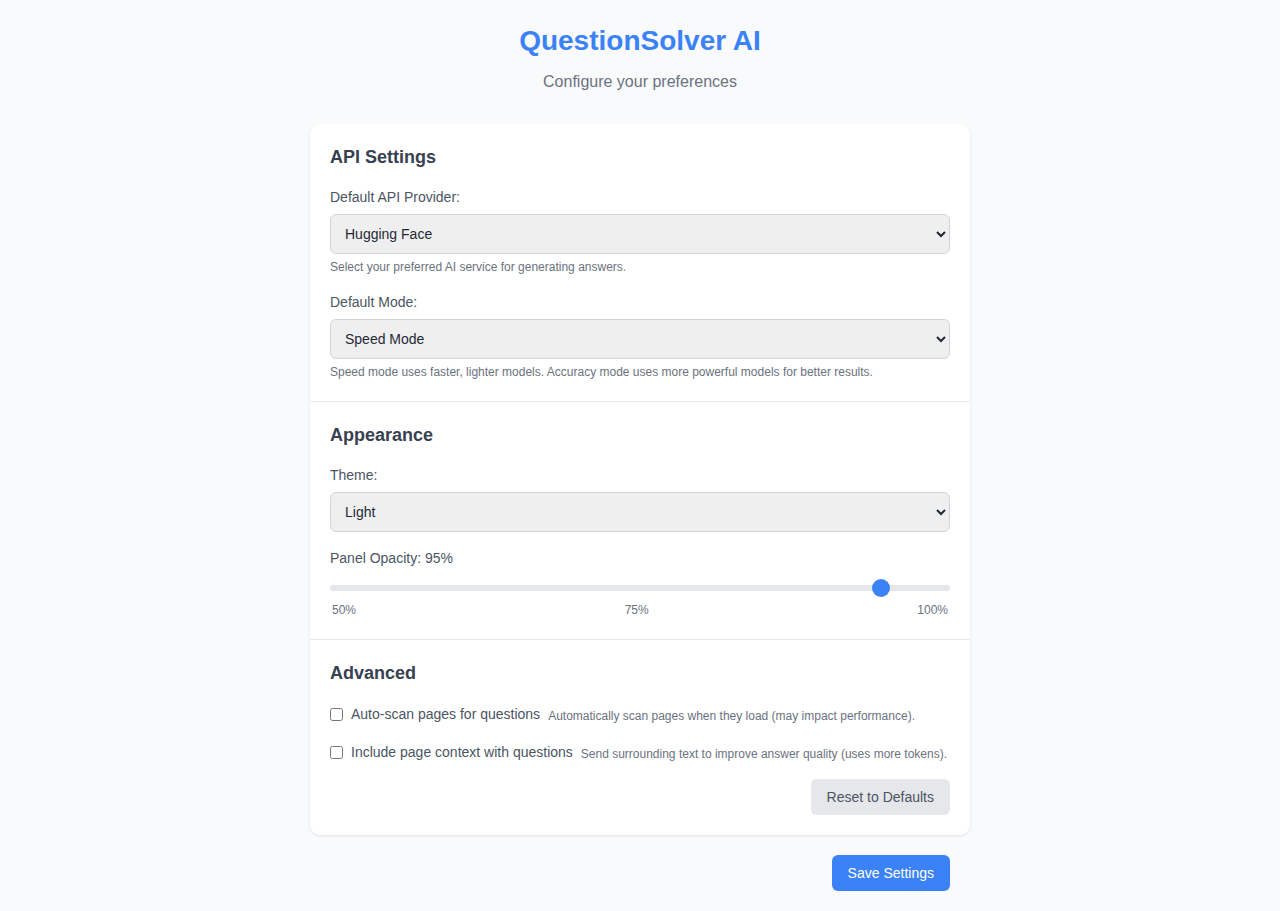
<file: options.html>
<!DOCTYPE html>
<html lang="en">
<head>
  <meta charset="UTF-8">
  <meta name="viewport" content="width=device-width, initial-scale=1.0">
  <link rel="stylesheet" href="styles/options.css">
  <title>QuestionSolver AI Options</title>
</head>
<body>
  <div class="options-container">
    <header>
      <h1>QuestionSolver AI</h1>
      <p>Configure your preferences</p>
    </header>
    
    <main>
      <section class="option-section">
        <h2>API Settings</h2>
        <div class="option-group">
          <label for="api-provider">Default API Provider:</label>
          <select id="api-provider" name="api-provider">
            <option value="huggingface">Hugging Face</option>
            <option value="cohere">Cohere</option>
            <option value="groq">Groq</option>
            <option value="openrouter">OpenRouter</option>
          </select>
          <p class="description">Select your preferred AI service for generating answers.</p>
        </div>
        
        <div class="option-group">
          <label for="default-mode">Default Mode:</label>
          <select id="default-mode" name="default-mode">
            <option value="speed">Speed Mode</option>
            <option value="accuracy">Accuracy Mode</option>
          </select>
          <p class="description">Speed mode uses faster, lighter models. Accuracy mode uses more powerful models for better results.</p>
        </div>
      </section>
      
      <section class="option-section">
        <h2>Appearance</h2>
        <div class="option-group">
          <label for="theme">Theme:</label>
          <select id="theme" name="theme">
            <option value="light">Light</option>
            <option value="dark">Dark</option>
          </select>
        </div>
        
        <div class="option-group">
          <label for="opacity-slider">Panel Opacity: <span id="opacity-value">95%</span></label>
          <input type="range" id="opacity-slider" name="opacity" min="0.5" max="1" step="0.05" value="0.95">
          <div class="slider-marks">
            <span>50%</span>
            <span>75%</span>
            <span>100%</span>
          </div>
        </div>
      </section>
      
      <section class="option-section">
        <h2>Advanced</h2>
        <div class="option-group checkbox-group">
          <input type="checkbox" id="auto-scan" name="auto-scan">
          <label for="auto-scan">Auto-scan pages for questions</label>
          <p class="description">Automatically scan pages when they load (may impact performance).</p>
        </div>
        
        <div class="option-group checkbox-group">
          <input type="checkbox" id="include-context" name="include-context">
          <label for="include-context">Include page context with questions</label>
          <p class="description">Send surrounding text to improve answer quality (uses more tokens).</p>
        </div>
        
        <div class="button-group">
          <button id="reset-settings" class="secondary-button">Reset to Defaults</button>
        </div>
      </section>
    </main>
    
    <footer>
      <div id="status-message"></div>
      <button id="save-settings" class="primary-button">Save Settings</button>
    </footer>
  </div>
  <script src="options.js"></script>
</body>
</html>
</file>
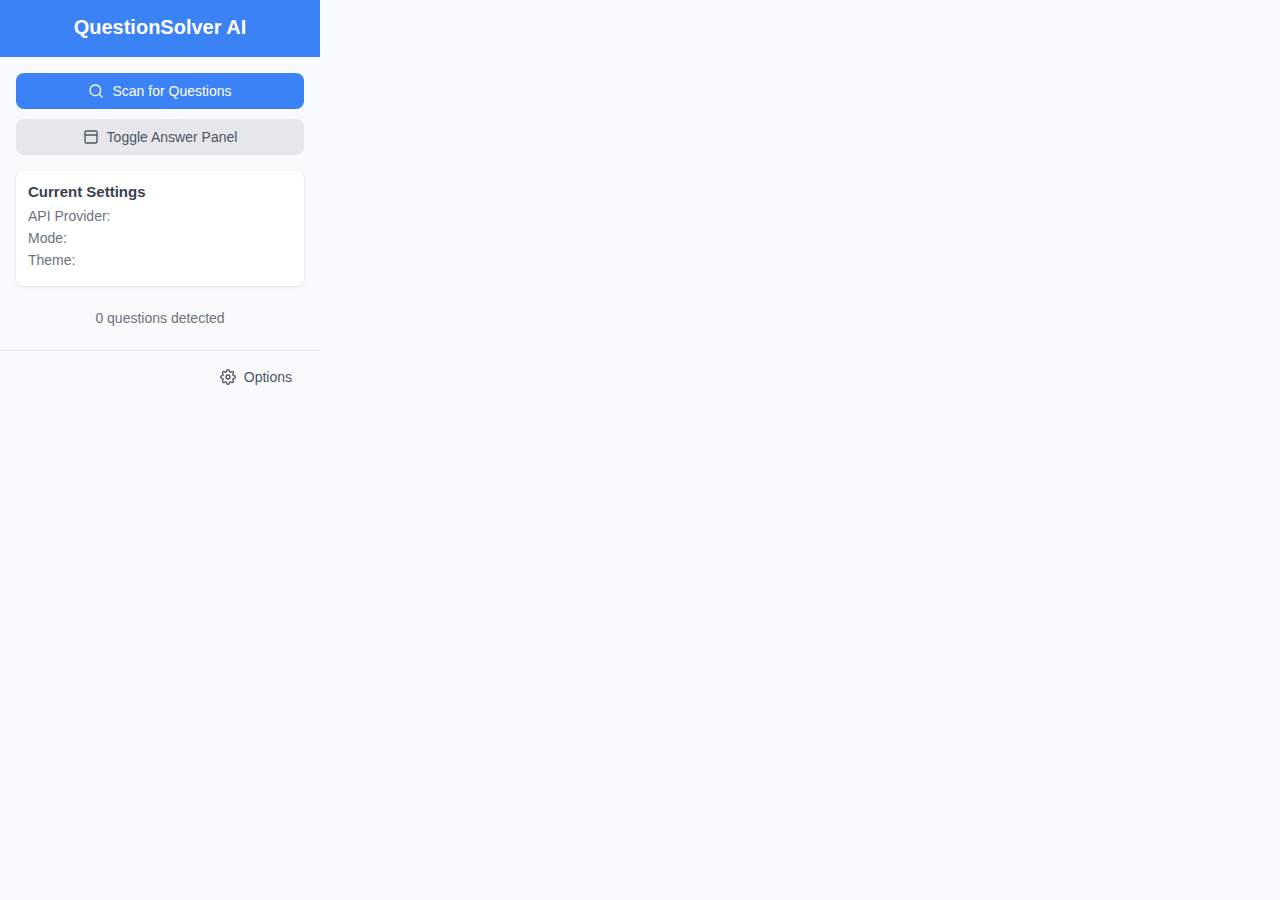
<file: popup.html>
<!DOCTYPE html>
<html lang="en">
<head>
  <meta charset="UTF-8">
  <meta name="viewport" content="width=device-width, initial-scale=1.0">
  <link rel="stylesheet" href="styles/popup.css">
  <title>QuestionSolver AI</title>
</head>
<body>
  <div class="popup-container">
    <header>
      <h1>QuestionSolver AI</h1>
    </header>
    
    <main>
      <div class="action-buttons">
        <button id="scan-page" class="primary-button">
          <span class="icon-search"></span>
          Scan for Questions
        </button>
        <button id="toggle-panel" class="secondary-button">
          <span class="icon-panel"></span>
          Toggle Answer Panel
        </button>
      </div>
      
      <div class="settings-summary">
        <div class="setting-group">
          <h3>Current Settings</h3>
          <div class="setting">
            <label>API Provider:</label>
            <span id="current-api"></span>
          </div>
          <div class="setting">
            <label>Mode:</label>
            <span id="current-mode"></span>
          </div>
          <div class="setting">
            <label>Theme:</label>
            <span id="current-theme"></span>
          </div>
        </div>
      </div>
      
      <div class="question-stats">
        <span id="question-count">0 questions detected</span>
      </div>
    </main>
    
    <footer>
      <button id="open-options" class="text-button">
        <span class="icon-settings"></span>
        Options
      </button>
    </footer>
  </div>
  <script src="popup.js"></script>
</body>
</html>
</file>
<file: styles/options.css>
/* Options page styles */

/* Reset and base styles */
* {
  margin: 0;
  padding: 0;
  box-sizing: border-box;
}

body {
  font-family: -apple-system, BlinkMacSystemFont, 'Segoe UI', Roboto, Oxygen,
    Ubuntu, Cantarell, 'Open Sans', 'Helvetica Neue', sans-serif;
  font-size: 14px;
  background-color: #f9fafb;
  color: #1f2937;
  line-height: 1.5;
}

.options-container {
  max-width: 700px;
  margin: 0 auto;
  padding: 20px;
}

/* Header */
header {
  text-align: center;
  margin-bottom: 30px;
}

header h1 {
  font-size: 28px;
  font-weight: 700;
  color: #3B82F6;
  margin-bottom: 8px;
}

header p {
  color: #6b7280;
  font-size: 16px;
}

/* Main content */
main {
  background-color: white;
  border-radius: 10px;
  box-shadow: 0 1px 3px rgba(0, 0, 0, 0.1);
  overflow: hidden;
}

.option-section {
  padding: 20px;
  border-bottom: 1px solid #e5e7eb;
}

.option-section:last-child {
  border-bottom: none;
}

.option-section h2 {
  font-size: 18px;
  font-weight: 600;
  margin-bottom: 16px;
  color: #374151;
}

.option-group {
  margin-bottom: 16px;
}

.option-group:last-child {
  margin-bottom: 0;
}

.option-group label {
  display: block;
  margin-bottom: 6px;
  font-weight: 500;
  color: #4b5563;
}

.checkbox-group {
  display: flex;
  align-items: center;
  gap: 8px;
}

.checkbox-group label {
  margin-bottom: 0;
}

select, input[type="text"], input[type="number"] {
  width: 100%;
  padding: 10px;
  border: 1px solid #d1d5db;
  border-radius: 6px;
  font-size: 14px;
  color: #1f2937;
  transition: border-color 0.2s;
}

select:focus, input[type="text"]:focus, input[type="number"]:focus {
  border-color: #3B82F6;
  outline: none;
}

.description {
  font-size: 12px;
  color: #6b7280;
  margin-top: 4px;
}

/* Slider */
input[type="range"] {
  width: 100%;
  height: 6px;
  -webkit-appearance: none;
  background: #e5e7eb;
  border-radius: 3px;
  outline: none;
  margin: 10px 0;
}

input[type="range"]::-webkit-slider-thumb {
  -webkit-appearance: none;
  width: 18px;
  height: 18px;
  background: #3B82F6;
  border-radius: 50%;
  cursor: pointer;
}

.slider-marks {
  display: flex;
  justify-content: space-between;
  padding: 0 2px;
  font-size: 12px;
  color: #6b7280;
}

/* Button group */
.button-group {
  display: flex;
  justify-content: flex-end;
  margin-top: 16px;
}

button {
  padding: 10px 16px;
  border: none;
  border-radius: 6px;
  font-size: 14px;
  font-weight: 500;
  cursor: pointer;
  transition: background-color 0.2s, transform 0.1s;
}

.primary-button {
  background-color: #3B82F6;
  color: white;
}

.primary-button:hover {
  background-color: #2563eb;
}

.primary-button:active {
  transform: scale(0.98);
}

.secondary-button {
  background-color: #e5e7eb;
  color: #4b5563;
}

.secondary-button:hover {
  background-color: #d1d5db;
}

/* Footer */
footer {
  display: flex;
  justify-content: space-between;
  align-items: center;
  margin-top: 20px;
  padding: 0 20px;
}

#status-message {
  padding: 8px 12px;
  border-radius: 6px;
  font-weight: 500;
}

#status-message.success {
  background-color: #ecfdf5;
  color: #059669;
}

#status-message.error {
  background-color: #fef2f2;
  color: #dc2626;
}

/* Animations */
@keyframes fadeIn {
  from { opacity: 0; }
  to { opacity: 1; }
}

.options-container {
  animation: fadeIn 0.3s ease-in-out;
}
</file>
<file: styles/popup.css>
/* Popup styles */

/* Reset and base styles */
* {
  margin: 0;
  padding: 0;
  box-sizing: border-box;
}

body {
  font-family: -apple-system, BlinkMacSystemFont, 'Segoe UI', Roboto, Oxygen,
    Ubuntu, Cantarell, 'Open Sans', 'Helvetica Neue', sans-serif;
  font-size: 14px;
  background-color: #f9fafb;
  color: #1f2937;
}

.popup-container {
  width: 320px;
  display: flex;
  flex-direction: column;
  min-height: 300px;
}

/* Header */
header {
  background-color: #3B82F6;
  color: white;
  padding: 16px;
  text-align: center;
}

header h1 {
  font-size: 20px;
  font-weight: 600;
  margin-bottom: 2px;
}

/* Main content */
main {
  padding: 16px;
  display: flex;
  flex-direction: column;
  gap: 16px;
  flex: 1;
}

/* Action buttons */
.action-buttons {
  display: flex;
  flex-direction: column;
  gap: 10px;
}

button {
  display: flex;
  align-items: center;
  justify-content: center;
  padding: 10px 16px;
  border: none;
  border-radius: 8px;
  font-size: 14px;
  font-weight: 500;
  cursor: pointer;
  transition: background-color 0.2s, transform 0.1s;
}

.primary-button {
  background-color: #3B82F6;
  color: white;
}

.primary-button:hover {
  background-color: #2563eb;
}

.primary-button:active {
  transform: scale(0.98);
}

.secondary-button {
  background-color: #e5e7eb;
  color: #4b5563;
}

.secondary-button:hover {
  background-color: #d1d5db;
}

.text-button {
  background: none;
  color: #4b5563;
  padding: 6px 12px;
}

.text-button:hover {
  background-color: #f3f4f6;
}

/* Icons */
button span[class^="icon-"] {
  display: inline-block;
  width: 16px;
  height: 16px;
  margin-right: 8px;
  background-position: center;
  background-repeat: no-repeat;
  background-size: contain;
}

.icon-search {
  background-image: url('data:image/svg+xml;utf8,<svg xmlns="http://www.w3.org/2000/svg" viewBox="0 0 24 24" fill="none" stroke="white" stroke-width="2" stroke-linecap="round" stroke-linejoin="round"><circle cx="11" cy="11" r="8"/><line x1="21" y1="21" x2="16.65" y2="16.65"/></svg>');
}

.icon-panel {
  background-image: url('data:image/svg+xml;utf8,<svg xmlns="http://www.w3.org/2000/svg" viewBox="0 0 24 24" fill="none" stroke="%234b5563" stroke-width="2" stroke-linecap="round" stroke-linejoin="round"><rect x="3" y="3" width="18" height="18" rx="2" ry="2"/><line x1="3" y1="9" x2="21" y2="9"/></svg>');
}

.icon-settings {
  background-image: url('data:image/svg+xml;utf8,<svg xmlns="http://www.w3.org/2000/svg" viewBox="0 0 24 24" fill="none" stroke="%234b5563" stroke-width="2" stroke-linecap="round" stroke-linejoin="round"><circle cx="12" cy="12" r="3"/><path d="M19.4 15a1.65 1.65 0 0 0 .33 1.82l.06.06a2 2 0 0 1 0 2.83 2 2 0 0 1-2.83 0l-.06-.06a1.65 1.65 0 0 0-1.82-.33 1.65 1.65 0 0 0-1 1.51V21a2 2 0 0 1-2 2 2 2 0 0 1-2-2v-.09A1.65 1.65 0 0 0 9 19.4a1.65 1.65 0 0 0-1.82.33l-.06.06a2 2 0 0 1-2.83 0 2 2 0 0 1 0-2.83l.06-.06a1.65 1.65 0 0 0 .33-1.82 1.65 1.65 0 0 0-1.51-1H3a2 2 0 0 1-2-2 2 2 0 0 1 2-2h.09A1.65 1.65 0 0 0 4.6 9a1.65 1.65 0 0 0-.33-1.82l-.06-.06a2 2 0 0 1 0-2.83 2 2 0 0 1 2.83 0l.06.06a1.65 1.65 0 0 0 1.82.33H9a1.65 1.65 0 0 0 1-1.51V3a2 2 0 0 1 2-2 2 2 0 0 1 2 2v.09a1.65 1.65 0 0 0 1 1.51 1.65 1.65 0 0 0 1.82-.33l.06-.06a2 2 0 0 1 2.83 0 2 2 0 0 1 0 2.83l-.06.06a1.65 1.65 0 0 0-.33 1.82V9a1.65 1.65 0 0 0 1.51 1H21a2 2 0 0 1 2 2 2 2 0 0 1-2 2h-.09a1.65 1.65 0 0 0-1.51 1z"/></svg>');
}

/* Settings summary */
.settings-summary {
  background-color: white;
  border-radius: 8px;
  padding: 12px;
  box-shadow: 0 1px 3px rgba(0, 0, 0, 0.1);
}

.setting-group h3 {
  font-size: 15px;
  font-weight: 600;
  margin-bottom: 8px;
  color: #374151;
}

.setting {
  display: flex;
  justify-content: space-between;
  margin-bottom: 6px;
}

.setting label {
  color: #6b7280;
}

.setting span {
  font-weight: 500;
}

/* Question stats */
.question-stats {
  padding: 8px 0;
  text-align: center;
  color: #6b7280;
}

/* Footer */
footer {
  padding: 12px 16px;
  border-top: 1px solid #e5e7eb;
  display: flex;
  justify-content: flex-end;
}

/* Disabled state */
button:disabled {
  opacity: 0.6;
  cursor: not-allowed;
}

/* Animations */
@keyframes fadeIn {
  from { opacity: 0; }
  to { opacity: 1; }
}

.popup-container {
  animation: fadeIn 0.3s ease-in-out;
}
</file>
